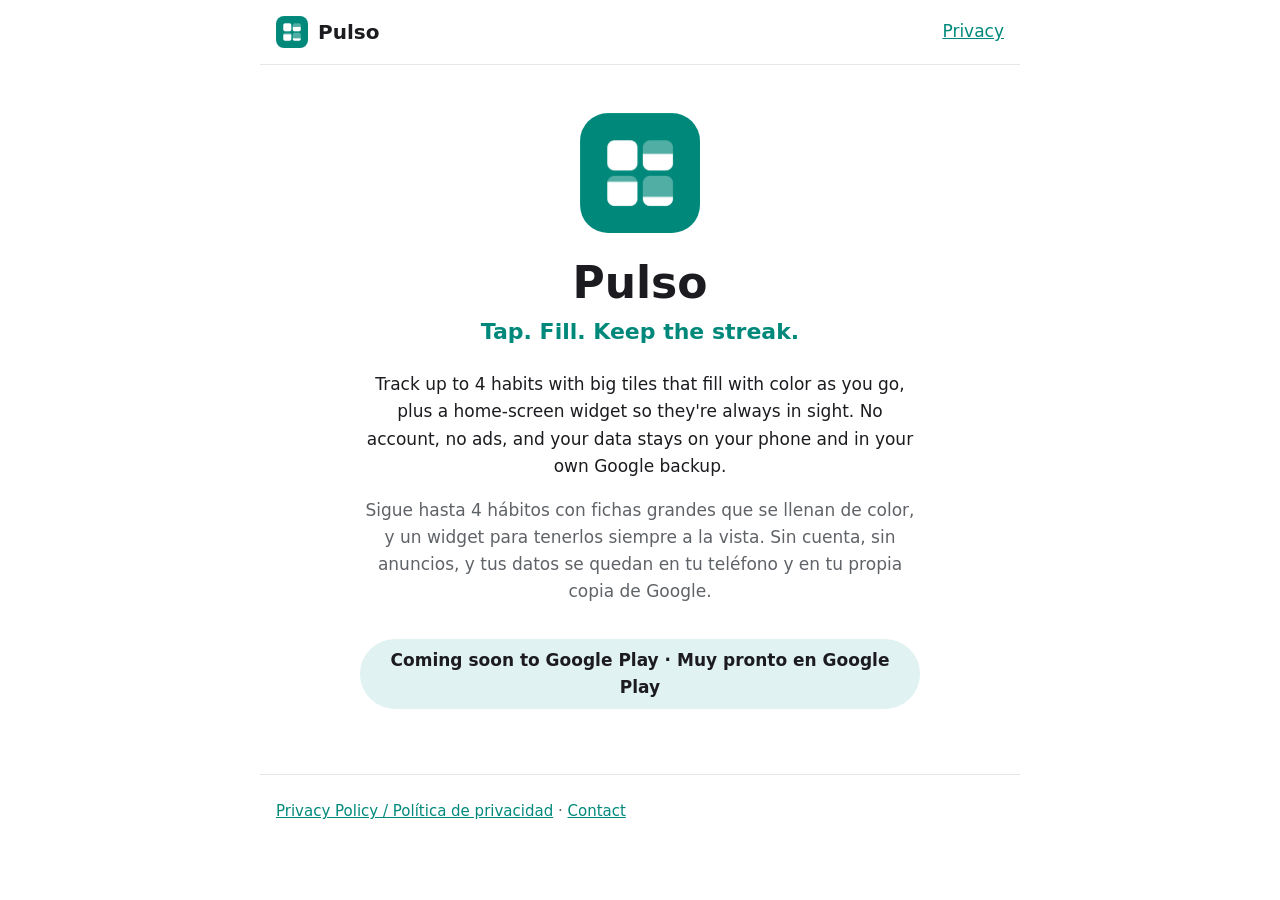
<file: index.html>
<!doctype html>
<html lang="en">
<head>
<meta charset="utf-8">
<meta name="viewport" content="width=device-width, initial-scale=1">
<title>Pulso — Visual Habit Tracker</title>
<meta name="description" content="Pulso turns your habits into big tiles you tap to fill. With a home-screen widget. No account, no ads.">
<link rel="stylesheet" href="style.css">
</head>
<body>
<header class="bar">
  <a class="brand" href="./"><img src="icon.png" alt="" width="32" height="32">Pulso</a>
  <nav><a href="privacy.html">Privacy</a></nav>
</header>

<main class="hero">
  <img src="icon.png" alt="Pulso icon" width="120" height="120" class="hero-icon">
  <h1>Pulso</h1>
  <p class="lead">Tap. Fill. Keep the streak.</p>
  <p>Track up to 4 habits with big tiles that fill with color as you go, plus a home-screen widget so they're always in sight. No account, no ads, and your data stays on your phone and in your own Google backup.</p>
  <p lang="es" class="muted">Sigue hasta 4 hábitos con fichas grandes que se llenan de color, y un widget para tenerlos siempre a la vista. Sin cuenta, sin anuncios, y tus datos se quedan en tu teléfono y en tu propia copia de Google.</p>
  <p class="soon">Coming soon to Google Play · Muy pronto en Google Play</p>
</main>

<footer><a href="privacy.html">Privacy Policy / Política de privacidad</a> · <a href="mailto:felipevipa710@gmail.com">Contact</a></footer>
</body>
</html>
</file>
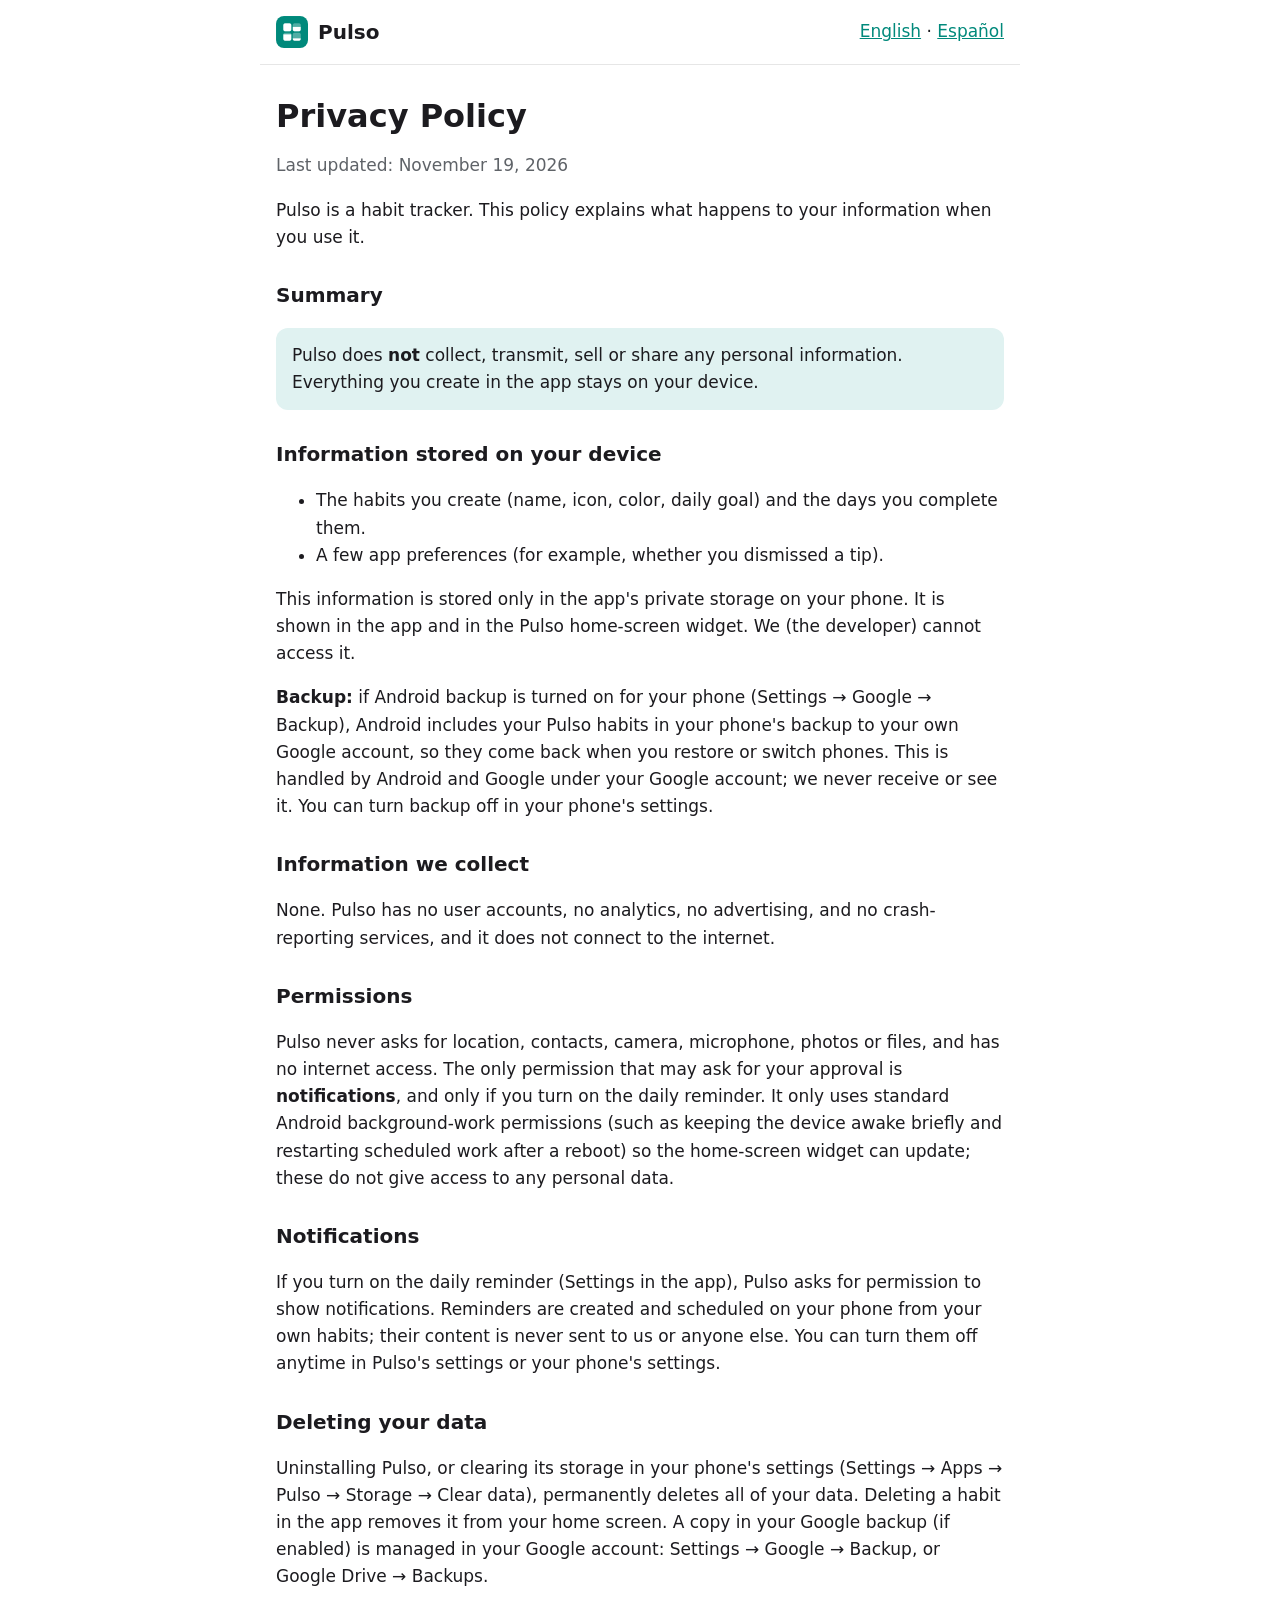
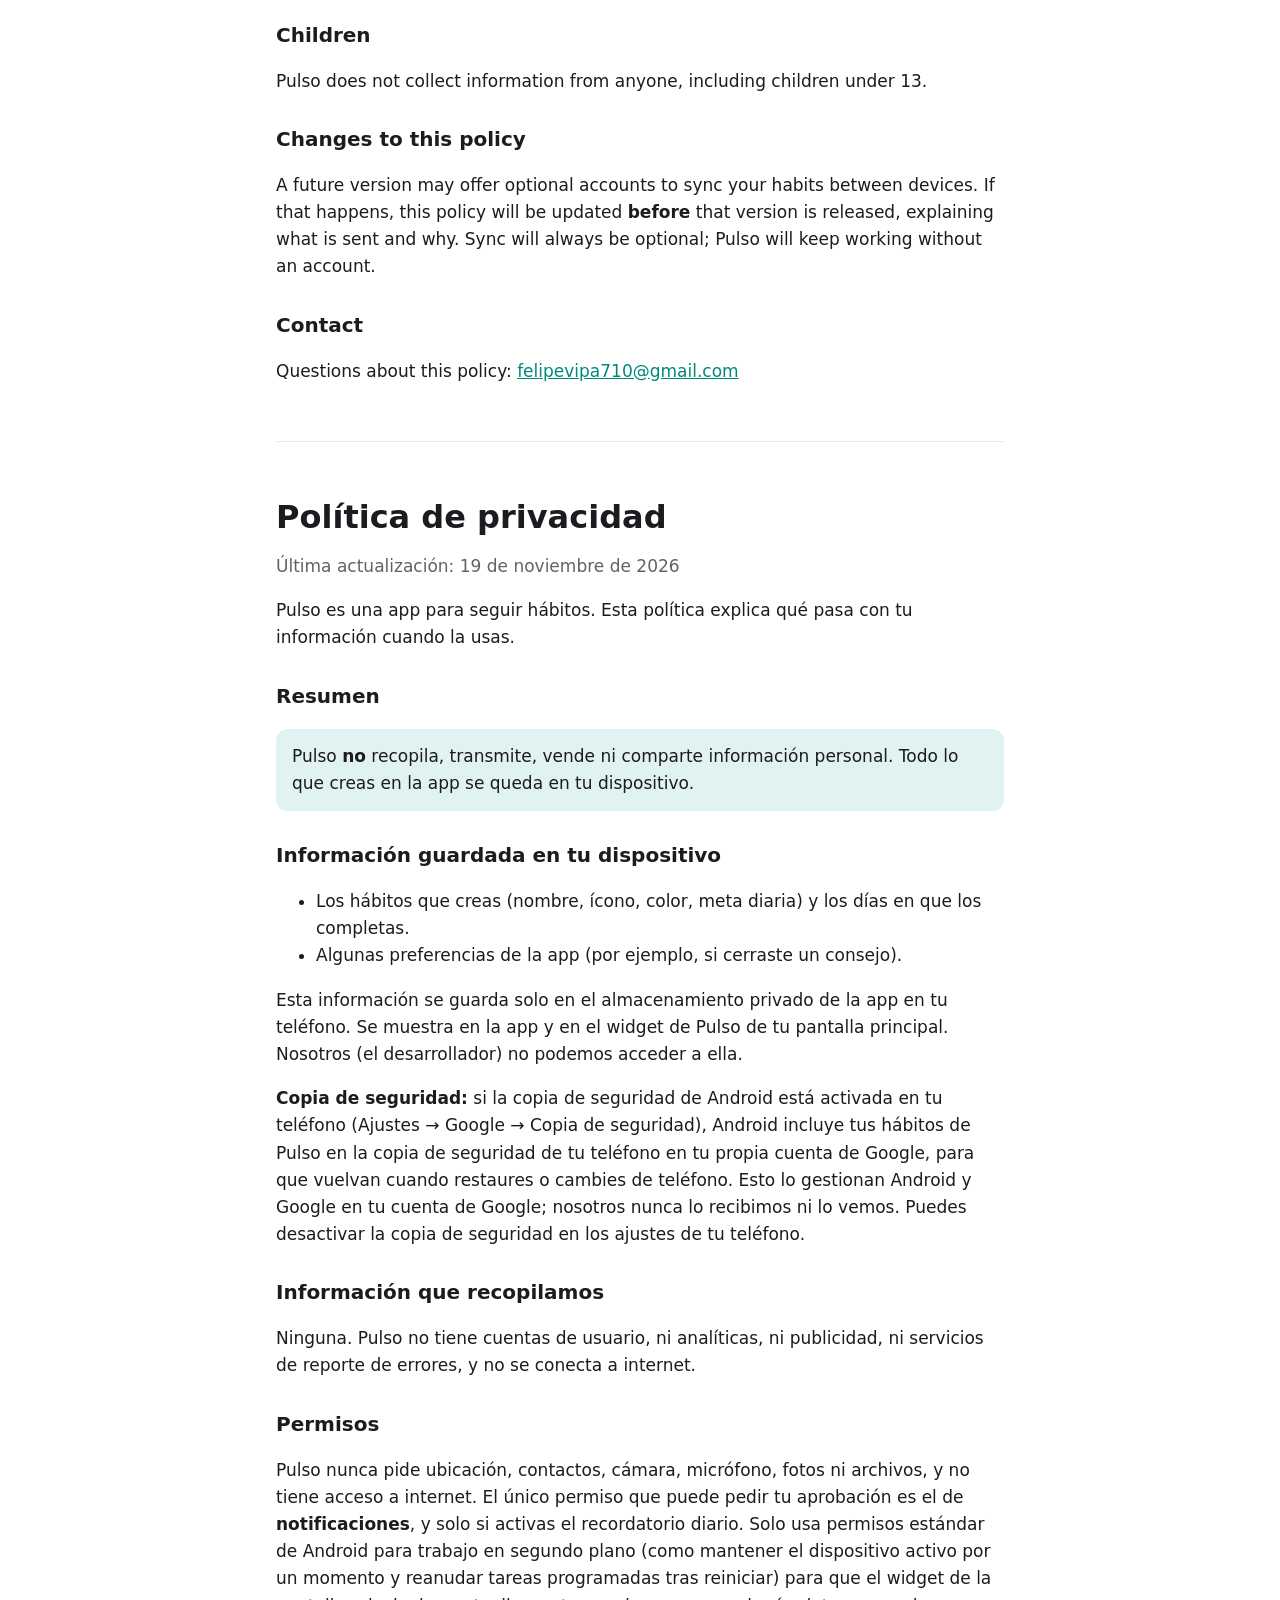
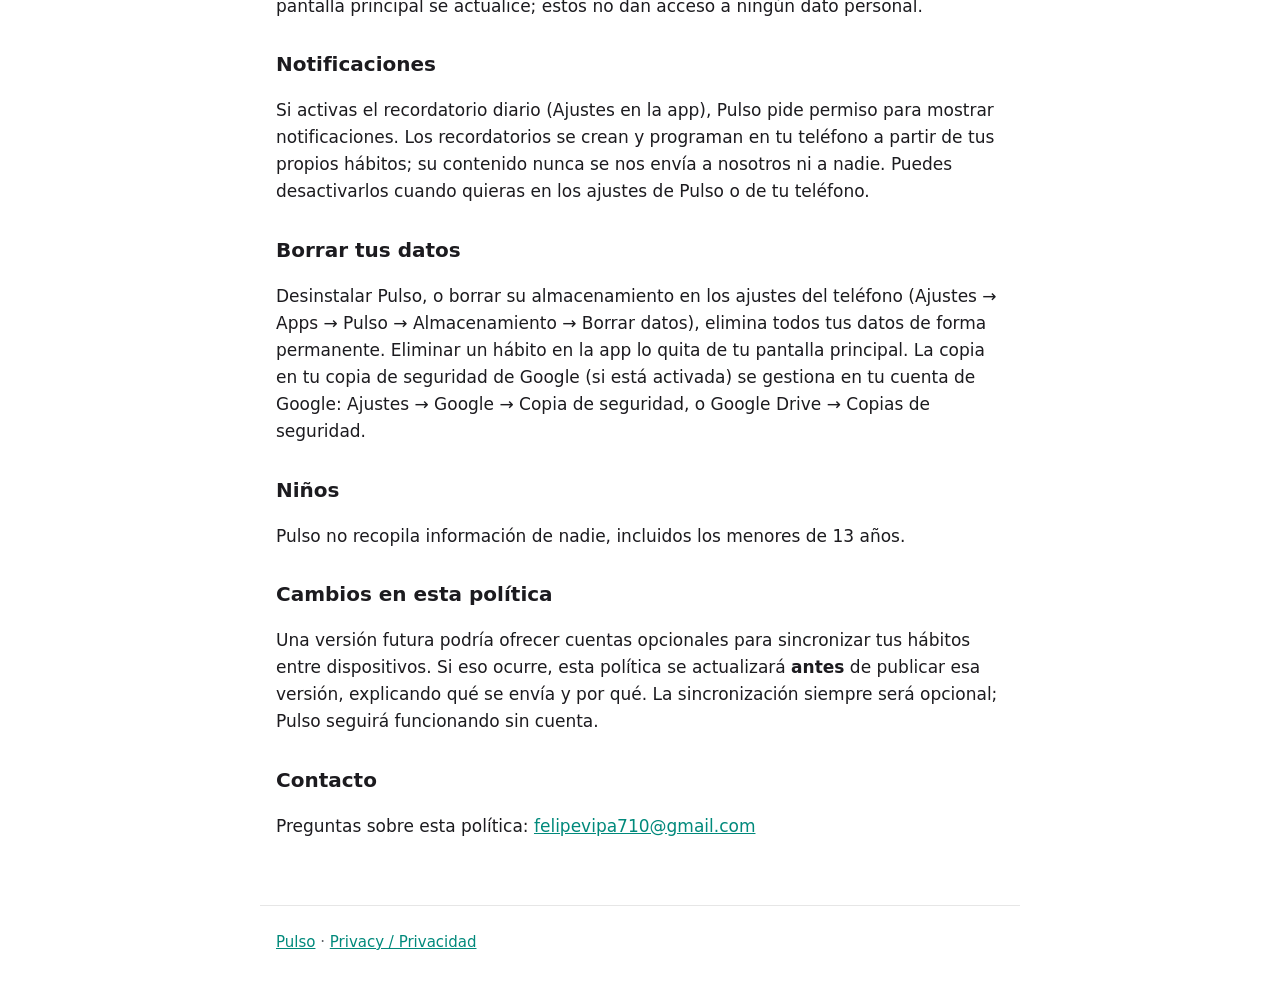
<file: privacy.html>
<!doctype html>
<html lang="en">
<head>
<meta charset="utf-8">
<meta name="viewport" content="width=device-width, initial-scale=1">
<title>Pulso — Privacy Policy</title>
<meta name="description" content="Privacy policy for Pulso, a visual habit tracker. Pulso does not collect any personal data.">
<link rel="stylesheet" href="style.css">
</head>
<body>
<header class="bar">
  <a class="brand" href="./"><img src="icon.png" alt="" width="32" height="32">Pulso</a>
  <nav><a href="#en">English</a> · <a href="#es">Español</a></nav>
</header>

<main>
<article id="en" lang="en">
  <h1>Privacy Policy</h1>
  <p class="muted">Last updated: November 19, 2026</p>
  <p>Pulso is a habit tracker. This policy explains what happens to your information when you use it.</p>

  <h2>Summary</h2>
  <p class="callout">Pulso does <strong>not</strong> collect, transmit, sell or share any personal information. Everything you create in the app stays on your device.</p>

  <h2>Information stored on your device</h2>
  <ul>
    <li>The habits you create (name, icon, color, daily goal) and the days you complete them.</li>
    <li>A few app preferences (for example, whether you dismissed a tip).</li>
  </ul>
  <p>This information is stored only in the app's private storage on your phone. It is shown in the app and in the Pulso home-screen widget. We (the developer) cannot access it.</p>
  <p><strong>Backup:</strong> if Android backup is turned on for your phone (Settings → Google → Backup), Android includes your Pulso habits in your phone's backup to your own Google account, so they come back when you restore or switch phones. This is handled by Android and Google under your Google account; we never receive or see it. You can turn backup off in your phone's settings.</p>

  <h2>Information we collect</h2>
  <p>None. Pulso has no user accounts, no analytics, no advertising, and no crash-reporting services, and it does not connect to the internet.</p>

  <h2>Permissions</h2>
  <p>Pulso never asks for location, contacts, camera, microphone, photos or files, and has no internet access. The only permission that may ask for your approval is <strong>notifications</strong>, and only if you turn on the daily reminder. It only uses standard Android background-work permissions (such as keeping the device awake briefly and restarting scheduled work after a reboot) so the home-screen widget can update; these do not give access to any personal data.</p>

  <h2>Notifications</h2>
  <p>If you turn on the daily reminder (Settings in the app), Pulso asks for permission to show notifications. Reminders are created and scheduled on your phone from your own habits; their content is never sent to us or anyone else. You can turn them off anytime in Pulso's settings or your phone's settings.</p>

  <h2>Deleting your data</h2>
  <p>Uninstalling Pulso, or clearing its storage in your phone's settings (Settings → Apps → Pulso → Storage → Clear data), permanently deletes all of your data. Deleting a habit in the app removes it from your home screen. A copy in your Google backup (if enabled) is managed in your Google account: Settings → Google → Backup, or Google Drive → Backups.</p>

  <h2>Children</h2>
  <p>Pulso does not collect information from anyone, including children under 13.</p>

  <h2>Changes to this policy</h2>
  <p>A future version may offer optional accounts to sync your habits between devices. If that happens, this policy will be updated <strong>before</strong> that version is released, explaining what is sent and why. Sync will always be optional; Pulso will keep working without an account.</p>

  <h2>Contact</h2>
  <p>Questions about this policy: <a href="mailto:felipevipa710@gmail.com">felipevipa710@gmail.com</a></p>
</article>

<article id="es" lang="es">
  <h1>Política de privacidad</h1>
  <p class="muted">Última actualización: 19 de noviembre de 2026</p>
  <p>Pulso es una app para seguir hábitos. Esta política explica qué pasa con tu información cuando la usas.</p>

  <h2>Resumen</h2>
  <p class="callout">Pulso <strong>no</strong> recopila, transmite, vende ni comparte información personal. Todo lo que creas en la app se queda en tu dispositivo.</p>

  <h2>Información guardada en tu dispositivo</h2>
  <ul>
    <li>Los hábitos que creas (nombre, ícono, color, meta diaria) y los días en que los completas.</li>
    <li>Algunas preferencias de la app (por ejemplo, si cerraste un consejo).</li>
  </ul>
  <p>Esta información se guarda solo en el almacenamiento privado de la app en tu teléfono. Se muestra en la app y en el widget de Pulso de tu pantalla principal. Nosotros (el desarrollador) no podemos acceder a ella.</p>
  <p><strong>Copia de seguridad:</strong> si la copia de seguridad de Android está activada en tu teléfono (Ajustes → Google → Copia de seguridad), Android incluye tus hábitos de Pulso en la copia de seguridad de tu teléfono en tu propia cuenta de Google, para que vuelvan cuando restaures o cambies de teléfono. Esto lo gestionan Android y Google en tu cuenta de Google; nosotros nunca lo recibimos ni lo vemos. Puedes desactivar la copia de seguridad en los ajustes de tu teléfono.</p>

  <h2>Información que recopilamos</h2>
  <p>Ninguna. Pulso no tiene cuentas de usuario, ni analíticas, ni publicidad, ni servicios de reporte de errores, y no se conecta a internet.</p>

  <h2>Permisos</h2>
  <p>Pulso nunca pide ubicación, contactos, cámara, micrófono, fotos ni archivos, y no tiene acceso a internet. El único permiso que puede pedir tu aprobación es el de <strong>notificaciones</strong>, y solo si activas el recordatorio diario. Solo usa permisos estándar de Android para trabajo en segundo plano (como mantener el dispositivo activo por un momento y reanudar tareas programadas tras reiniciar) para que el widget de la pantalla principal se actualice; estos no dan acceso a ningún dato personal.</p>

  <h2>Notificaciones</h2>
  <p>Si activas el recordatorio diario (Ajustes en la app), Pulso pide permiso para mostrar notificaciones. Los recordatorios se crean y programan en tu teléfono a partir de tus propios hábitos; su contenido nunca se nos envía a nosotros ni a nadie. Puedes desactivarlos cuando quieras en los ajustes de Pulso o de tu teléfono.</p>

  <h2>Borrar tus datos</h2>
  <p>Desinstalar Pulso, o borrar su almacenamiento en los ajustes del teléfono (Ajustes → Apps → Pulso → Almacenamiento → Borrar datos), elimina todos tus datos de forma permanente. Eliminar un hábito en la app lo quita de tu pantalla principal. La copia en tu copia de seguridad de Google (si está activada) se gestiona en tu cuenta de Google: Ajustes → Google → Copia de seguridad, o Google Drive → Copias de seguridad.</p>

  <h2>Niños</h2>
  <p>Pulso no recopila información de nadie, incluidos los menores de 13 años.</p>

  <h2>Cambios en esta política</h2>
  <p>Una versión futura podría ofrecer cuentas opcionales para sincronizar tus hábitos entre dispositivos. Si eso ocurre, esta política se actualizará <strong>antes</strong> de publicar esa versión, explicando qué se envía y por qué. La sincronización siempre será opcional; Pulso seguirá funcionando sin cuenta.</p>

  <h2>Contacto</h2>
  <p>Preguntas sobre esta política: <a href="mailto:felipevipa710@gmail.com">felipevipa710@gmail.com</a></p>
</article>
</main>

<footer><a href="./">Pulso</a> · <a href="privacy.html">Privacy / Privacidad</a></footer>
</body>
</html>
</file>
<file: style.css>
:root {
  --bg: #ffffff;
  --text: #1c1b1f;
  --muted: #5f6368;
  --accent: #00897b;
  --soft: #e0f2f1;
  --line: #e6e6e6;
}
@media (prefers-color-scheme: dark) {
  :root {
    --bg: #121414;
    --text: #e6e1e5;
    --muted: #a0a4a8;
    --accent: #4db6ac;
    --soft: #1d2b29;
    --line: #2a2d2d;
  }
}
* { box-sizing: border-box; }
html { scroll-behavior: smooth; }
body {
  margin: 0;
  background: var(--bg);
  color: var(--text);
  font: 17px/1.6 system-ui, -apple-system, "Segoe UI", Roboto, sans-serif;
}
a { color: var(--accent); }
.bar {
  display: flex; align-items: center; justify-content: space-between;
  max-width: 760px; margin: 0 auto; padding: 16px;
  border-bottom: 1px solid var(--line);
}
.brand {
  display: flex; align-items: center; gap: 10px;
  font-weight: 700; font-size: 20px; color: var(--text); text-decoration: none;
}
.brand img { border-radius: 8px; }
main { max-width: 760px; margin: 0 auto; padding: 8px 16px 48px; }
article + article { margin-top: 56px; padding-top: 32px; border-top: 1px solid var(--line); }
h1 { font-size: 32px; line-height: 1.2; margin: 24px 0 4px; }
h2 { font-size: 20px; margin: 28px 0 6px; }
.muted { color: var(--muted); }
.callout { background: var(--soft); border-radius: 12px; padding: 14px 16px; }
footer {
  max-width: 760px; margin: 0 auto; padding: 24px 16px 40px;
  border-top: 1px solid var(--line); color: var(--muted); font-size: 15px;
}
.hero { text-align: center; padding-top: 48px; }
.hero-icon { border-radius: 28px; }
.hero h1 { font-size: 44px; margin-top: 16px; }
.lead { font-size: 22px; color: var(--accent); font-weight: 600; margin-top: 0; }
.hero p { max-width: 560px; margin-left: auto; margin-right: auto; }
.soon {
  display: inline-block; margin-top: 16px; padding: 8px 16px;
  border-radius: 999px; background: var(--soft); font-weight: 600;
}
</file>
